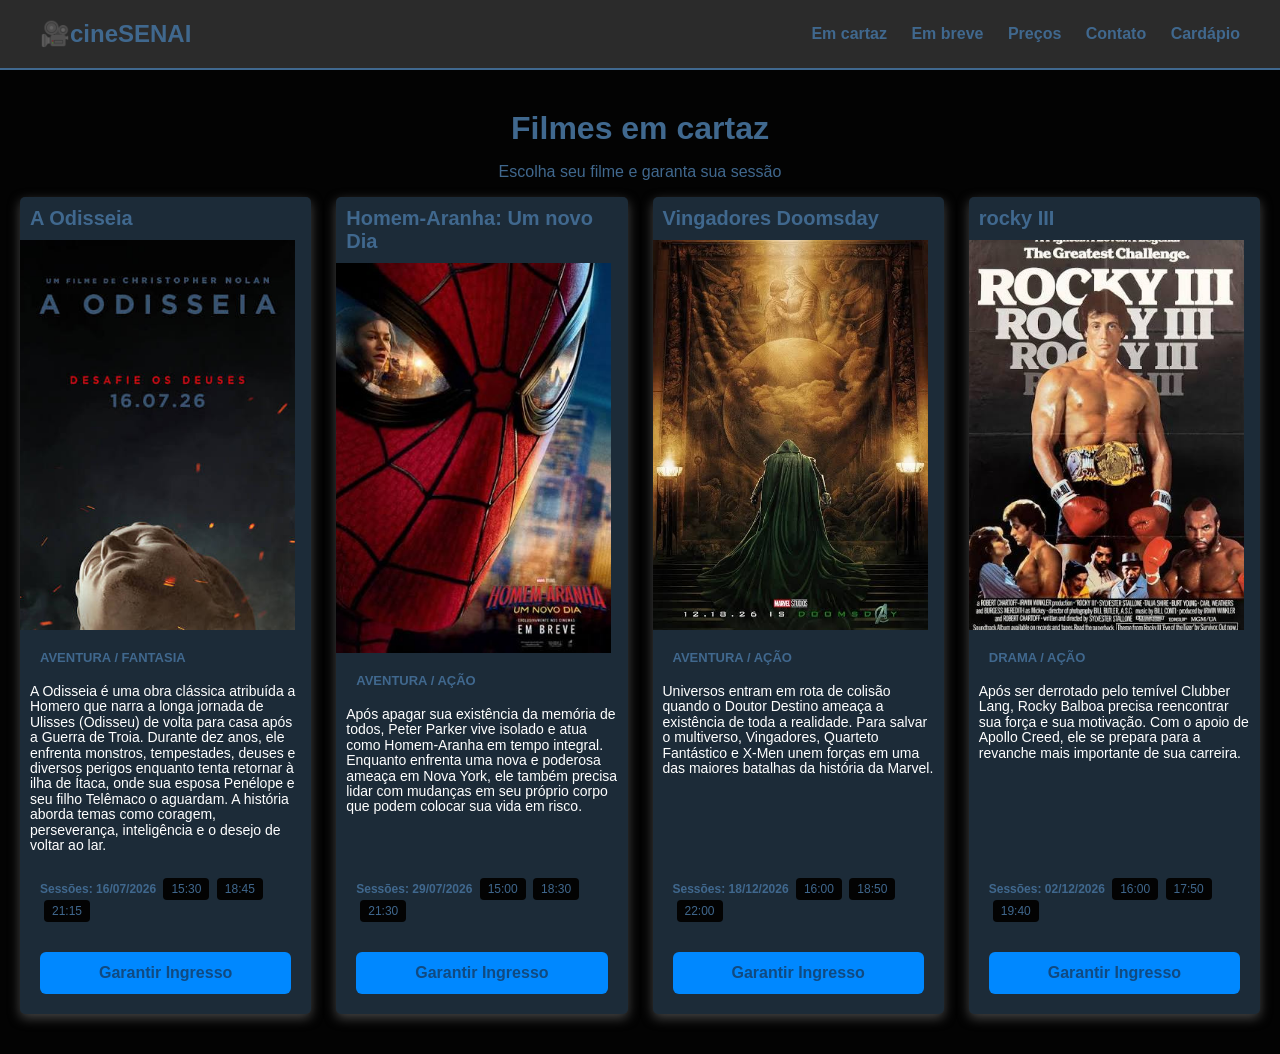
<file: index.html>
<!DOCTYPE html>
<html lang="pt-BR">
<head>
    <link rel="preconnect" href="https://fonts.googleapis.com">
<link rel="preconnect" href="https://fonts.gstatic.com" crossorigin>
<link href="https://fonts.googleapis.com/css2?family=Orbitron:wght@400..900&display=swap" rel="stylesheet">
    <meta charset="UTF-8">
    <meta name="viewport" content="width=device-width, initial-scale=1.0">
    <title>Cine SENAI - Filmes em Cartaz</title>
    <link rel="stylesheet" href="style.css">
</head>

<body>

    <header class="cabecalho">
        <div class="logo">🎥cineSENAI</div>

        <nav class="menu">
            <a href="">Em cartaz</a>
            <a href="em_breve.html" target="_blank">Em breve</a>
            <a href="precos.html" target="_blank">Preços</a>
            <a href="contato.html" target="_blank">Contato</a>
            <a href="cardapio.html" target="_blank">Cardápio</a>
        </nav>

    </header>

    <main class="container"><!--conteúdo principal do site-->
        <h1 class="titulo-secao">Filmes em cartaz</h1>
        <p class="subtitulo">Escolha seu filme e garanta sua sessão</p>

        <!--grade de filmes-->
        <section class="grade-filmes">

<!--
-----------------------------------------------------------------------------------------------------------------------------------------
                                                                FILME 1
-----------------------------------------------------------------------------------------------------------------------------------------
-->
            <article class="card-filme">
                <h2 class="nome-filme">A Odisseia</h2>
                <img class="poster" src="a-odisseia.jpg" alt="Poster A Odisseia">
                
                <div class="conteudo-filme">
                    <span class="genero">aventura / fantasia</span>
                    

                    

                    <p class="sinopse">A Odisseia é uma obra clássica atribuída a Homero que narra a longa jornada de Ulisses (Odisseu) de volta para casa após a Guerra de Troia. Durante dez anos, ele enfrenta monstros, tempestades, deuses e diversos perigos enquanto tenta retornar à ilha de Ítaca, onde sua esposa Penélope e seu filho Telêmaco o aguardam. A história aborda temas como coragem, perseverança, inteligência e o desejo de voltar ao lar.</p>

                    <div class="sessoes">
                        <strong>Sessões: 16/07/2026</strong>
                        <span class="horario">15:30</span>
                        <span class="horario">18:45</span>
                        <span class="horario">21:15</span>
                    </div>

                    <a style="text-align: center;" href="#" class="botao-comprar">Garantir Ingresso</a>

                </div>

            </article>
<!--
-----------------------------------------------------------------------------------------------------------------------------------------
                                                                FILME 2
-----------------------------------------------------------------------------------------------------------------------------------------
-->
            <article class="card-filme">
                <h2 class="nome-filme">Homem-Aranha: Um novo Dia</h2>
            
                <img class="poster" src="Homem aranha.jpg" alt="Poster Homem-Aranha">
                <div class="conteudo-filme">
                    <span class="genero">aventura / ação</span>
                    

                    

                    <p class="sinopse">Após apagar sua existência da memória de todos, Peter Parker vive isolado e atua como Homem-Aranha em tempo integral. Enquanto enfrenta uma nova e poderosa ameaça em Nova York, ele também precisa lidar com mudanças em seu próprio corpo que podem colocar sua vida em risco.</p>

                    <div class="sessoes">
                        <strong>Sessões: 29/07/2026</strong>
                        <span class="horario">15:00</span>
                        <span class="horario">18:30</span>
                        <span class="horario">21:30</span>
                    </div>

                    <a style="text-align: center;" href="#" class="botao-comprar">Garantir Ingresso</a>

                </div>

            </article>
<!--
-----------------------------------------------------------------------------------------------------------------------------------------
                                                                FILME 3
-----------------------------------------------------------------------------------------------------------------------------------------
-->
            <article class="card-filme">
                <h2 class="nome-filme">Vingadores Doomsday</h2>
                <img class="poster" src="doomsday.jpg" alt="Poster Vingadores doomsday">
                <div class="conteudo-filme">
                    <span class="genero">aventura / ação</span>
                    

                    

                    <p class="sinopse">Universos entram em rota de colisão quando o Doutor Destino ameaça a existência de toda a realidade. Para salvar o multiverso, Vingadores, Quarteto Fantástico e X-Men unem forças em uma das maiores batalhas da história da Marvel.</p>

                    <div class="sessoes">
                        <strong>Sessões: 18/12/2026</strong>
                        <span class="horario">16:00</span>
                        <span class="horario">18:50</span>
                        <span class="horario">22:00</span>
                    </div>

                    <a style="text-align: center;" href="#" class="botao-comprar">Garantir Ingresso</a>

                </div>

            </article>

<!--
-----------------------------------------------------------------------------------------------------------------------------------------
                                                                FILME 4
-----------------------------------------------------------------------------------------------------------------------------------------
-->
            <article class="card-filme">
                <h2 class="nome-filme">rocky III</h2>
                <img class="poster" src="rocky 3.jpg" alt="Poster Rocky III">
                <div class="conteudo-filme">
                    <span class="genero">drama / ação</span>
                    

                    

                    <p class="sinopse">Após ser derrotado pelo temível Clubber Lang, Rocky Balboa precisa reencontrar sua força e sua motivação. Com o apoio de Apollo Creed, ele se prepara para a revanche mais importante de sua carreira.</p>

                    <div class="sessoes">
                        <strong>Sessões: 02/12/2026</strong>
                        <span class="horario">16:00</span>
                        <span class="horario">17:50</span>
                        <span class="horario">19:40</span>
                    </div>

                    <a style="text-align: center;" href="#" class="botao-comprar">Garantir Ingresso</a>

                </div>

            </article>


        </section>
    </main>
</body>
</html>

                                                        <!--comentários gerais-->
<!--
-----------------------------------------------------------------------------------------------------------------------------------------
se quiser mudar o CineSENAI 
.logo {


}

-----------------------------------------------------------------------------------------------------------------------------------------

se quiser mudar o menu
.menu {


}

-----------------------------------------------------------------------------------------------------------------------------------------

se quiser mudar o conteúdo principal
.container {


}

-----------------------------------------------------------------------------------------------------------------------------------------

se quiser mudar os filmes em cartaz
.titulo-secao {


}

-----------------------------------------------------------------------------------------------------------------------------------------

se quiser mudar o "p1"
.subtitulo {


}

-----------------------------------------------------------------------------------------------------------------------------------------

se quiser mudar a grade de filmes
.grade-filmes {


}

-----------------------------------------------------------------------------------------------------------------------------------------

se quiser mudar o article
.card-filme {


}

-----------------------------------------------------------------------------------------------------------------------------------------

se quiser mudar a foto
.poster {


}

-----------------------------------------------------------------------------------------------------------------------------------------

se quiser mudar o conteúdo do filme
.conteudo-filme {


}

-----------------------------------------------------------------------------------------------------------------------------------------

se quiser mudar o genero
.genero {


}

-----------------------------------------------------------------------------------------------------------------------------------------

se quiser mudar o nome do filme
.nome-filme {


}

-----------------------------------------------------------------------------------------------------------------------------------------

se quiser mudar a sinopse
.sinopse {


}

-----------------------------------------------------------------------------------------------------------------------------------------

se quiser mudar as sessões
.sessoes {


}

-----------------------------------------------------------------------------------------------------------------------------------------

se quiser mudar os horários
.horarios {


}

-----------------------------------------------------------------------------------------------------------------------------------------

se quiser mudar o header
.cabecalho {


}

-----------------------------------------------------------------------------------------------------------------------------------------

<section>
- um bloco que agrupa conteúdo sobre o mesmo assunto

-->
</file>
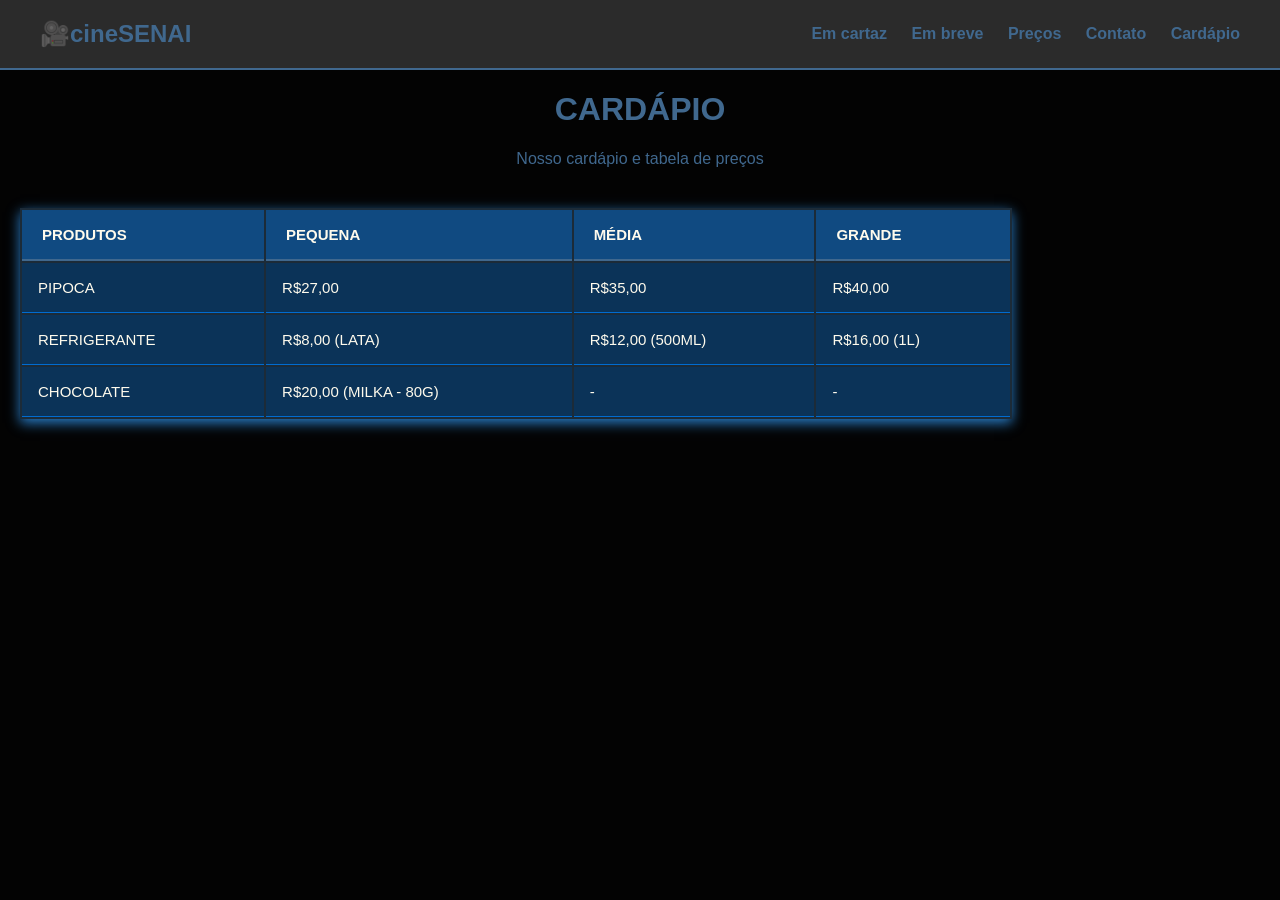
<file: cardapio.html>
<!DOCTYPE html>
<html lang="pt-BR">
<head>
    <meta charset="UTF-8">
    <meta name="viewport" content="width=device-width, initial-scale=1.0">
    <title>Cardápio</title>
    <link rel="stylesheet" href="style.css">
</head>
<body>
    <header class="cabecalho">
        <div class="logo">🎥cineSENAI</div>

        <nav class="menu">
            <a href="">Em cartaz</a>
            <a href="em_breve.html" target="_blank">Em breve</a>
            <a href="precos.html" target="_blank">Preços</a>
            <a href="contato.html" target="_blank">Contato</a>
            <a href="cardapio.html" target="_blank">Cardápio</a>
        </nav>

    </header>

    <h1 class="h1">Cardápio</h1>
    <p class="p">Nosso cardápio e tabela de preços</p>
<!---------------------------------------------------------------tabela-----------------------------------------------------------> 
    <main class="container"><!--conteúdo principal do site-->
        <div class="tabela-cardapio">
            <table class="travis">
                <thead>
                    <tr>
                        <th>produtos</th>
                        <th>Pequena</th>
                        <th>média</th>
                        <th>Grande</th>
                    </tr>
                </thead>

                <tbody>
                    <tr class="travis2">
                        <td>pipoca</td>
                        <td>R$27,00</td>
                        <td>R$35,00</td>
                        <td>R$40,00</td>
                    </tr>

                    <tr class="travis2">
                        <td>refrigerante</td>
                        <td>R$8,00 (lata)</td>
                        <td>R$12,00 (500ml)</td>
                        <td>R$16,00 (1L)</td>
                    </tr>
                    <tr class="travis2">
                        <td>chocolate</td>
                        <td>R$20,00 (milka - 80g)</td>
                        <td>-</td>
                        <td>-</td>
                    </tr>
                </tbody>
            </table>

        </div>
    </main>
</body>
</html>

<!-----------------------------------------------------------comentarios gerais-------------------------------------------------------

<tbody>
                    <tr>
                        <td>pipoca</td>
                        <td>p / m / g</td>
                        <td>R$10,00 / R$15,00 / R$20,00</td>
                    </tr>

                    <tr>
                        <td>refrigerante</td>
                        <td>p / m / g</td>
                        <td>R$8,00 / R$13,00 / R$18,00</td>
                    </tr>

                    
                </tbody>








-->
</file>
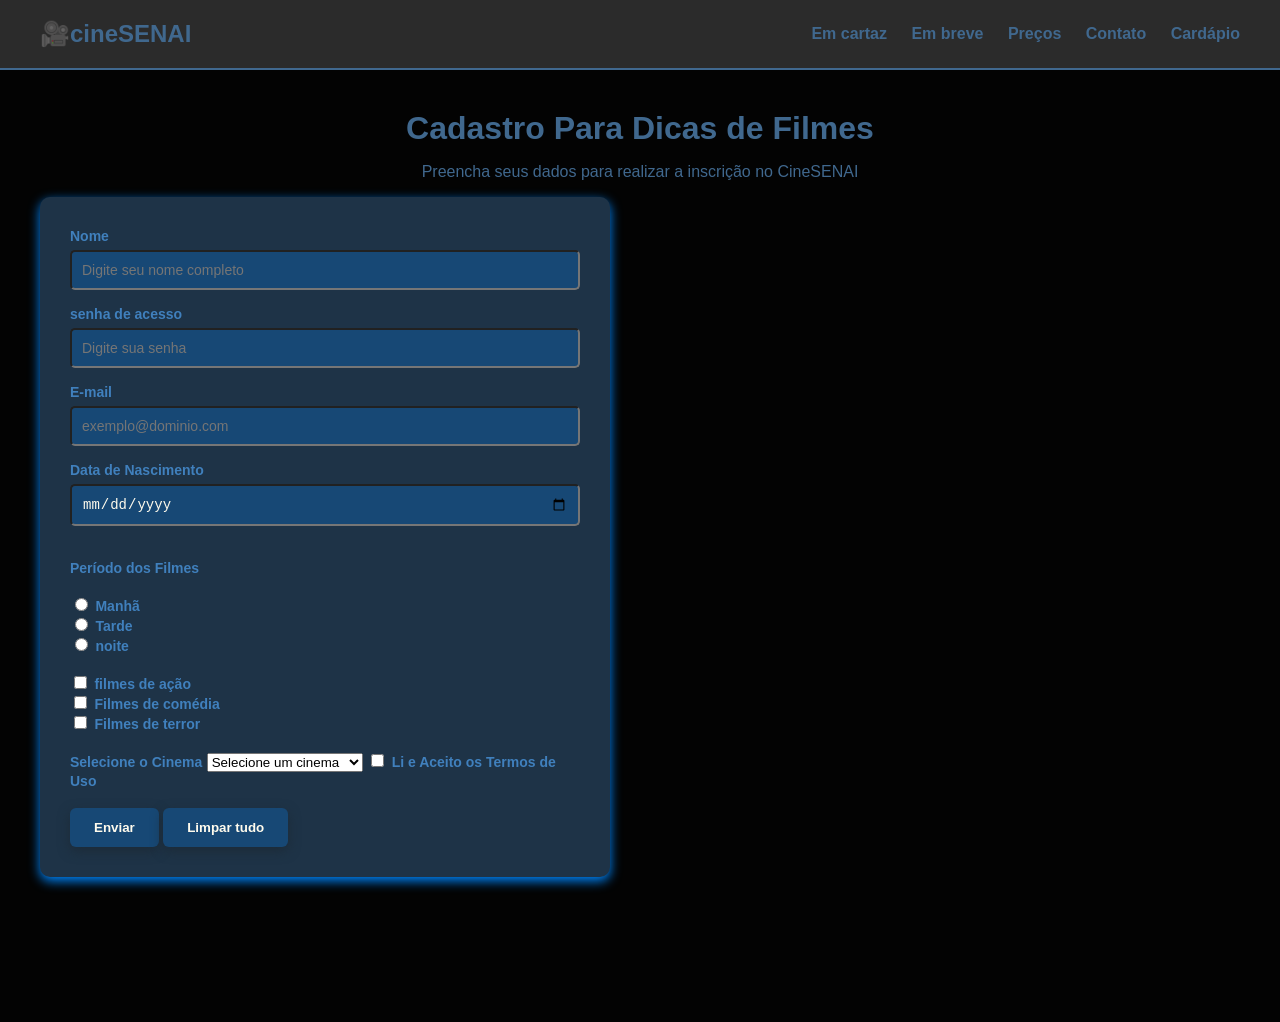
<file: contato.html>
<!DOCTYPE html>
<html lang="pt-BR">
<head>
    <meta charset="UTF-8">
    <meta name="viewport" content="width=device-width, initial-scale=1.0">
    <title>Contato</title>
    <link rel="stylesheet" href="style.css">
</head>
<body>
    <header class="cabecalho">
        <div class="logo">🎥cineSENAI</div>

        <nav class="menu">
            <a href="index.html">Em cartaz</a>
            <a href="em_breve.html">Em breve</a>
            <a href="precos.html">Preços</a>
            <a href="contato.html">Contato</a>
            <a href="cardapio.html" target="_blank">Cardápio</a>
         </nav>

    </header>

    <main class="container">
        <main class="container"><!--conteúdo principal do site-->
        <h1 class="titulo-secao">Cadastro Para Dicas de Filmes</h1>
        <p class="subtitulo">Preencha seus dados para realizar a inscrição no CineSENAI</p>

        <div class="area-inscricao">

<!--
 ================================================================formulario===========================================================
-->
            <form action="/processar-cadastro" method="post" class="coluna-form">
                <label for="nome">Nome</label>
                <input type="text" id="nome" name="nome" placeholder="Digite seu nome completo" required minlength="3" maxlength="50"><br>
<!--
 ----------------------------------------------------------------senha------------------------------------------------------------------
-->
                <label for="senha">senha de acesso</label>
                <input type="password" id="senha" name="senha" placeholder="Digite sua senha" required minlength="8" maxlength="15"><br>
<!--
 ----------------------------------------------------------------email------------------------------------------------------------------
-->
                <label for="email">E-mail</label>
                <input type="email" id="email" name="email" placeholder="exemplo@dominio.com" required minlength><br>
<!--
 ----------------------------------------------------------------data nascimento------------------------------------------------------
-->
                <label for="data_nasc">Data de Nascimento</label>
                <input type="date" id="data_nasc" name="data_nascimento" min="1900-01-01" max="2026-12-31" required><br><br>


<!--
 =================================================================TURNOS (radio) ========================================================
-->
                <label class="periodo-filmes">Período dos Filmes</label><br><br>
<!--
 ----------------------------------------------------------------manhã------------------------------------------------------------------
-->
                <input type="radio" id="turno" name="turno" value="manha" required>
                <label for="turno_manhã">Manhã</label><br>  
<!--
 ----------------------------------------------------------------tarde------------------------------------------------------------------
-->
                <input type="radio" id="turno_tarde" name="turno" value="tarde">
                <label for="turno_tarde">Tarde</label><br>
<!--
 ----------------------------------------------------------------noite------------------------------------------------------------------
-->
                <input type="radio" id="turno_noite" name="turno" value="noite">
                <label for="turno_noite">noite</label><br><br>


<!--
 ----------------------------------------------------------------noite------------------------------------------------------------------
-->

<!--
 ============================================================TURNOS (checkbox)========================================================
-->
                <input type="checkbox" id="acao" name="interesse" value="acao">
                <label for="acao">filmes de ação</label><br>

                <input type="checkbox" id="comedia" name="interesse" value="comedia">
                <label for="comedia">Filmes de comédia</label><br>

                <input type="checkbox" id="terror" name="interesse" value="terror">
                <label for="terror">Filmes de terror</label><br><br>

                <label for="unidade">Selecione o Cinema</label>
                <select name="unidade" id="unidade" required>
                    <option value="" disa selected>Selecione um cinema</option>
                    <option value="sp">São Paulo - capital</option>
                    <option value="Sebastianopolis">Sebastianopolis do sul</option>
                    <option value="Votuporanga">Votuporanga</option>
                    <option value="Valentim">Valentim Gentil</option>
                    
                </select>
                <input type="checkbox" id="termos" name="termos" required>
                <label for="termos">Li e Aceito os Termos de Uso</label><br><br>

                <button type="submit" class="btn-enviar">Enviar</button>
                <button type="reset" class="btn-limpar">Limpar tudo</button><br>
            </form>
<!--
 ----------------------------------------------------------------mapa------------------------------------------------------------------
-->
            <div class="coluna-midia">
                <iframe src="https://www.google.com/maps/embed?pb=!1m18!1m12!1m3!1d3739.3179718956085!2d-49.98999572605459!3d-20.410992153464058!2m3!1f0!2f0!3f0!3m2!1i1024!2i768!4f13.1!3m3!1m2!1s0x94bd594559a0a0cd%3A0x543c5b6add443949!2zSkogR8OhcyDDgWd1YSBlIFJhw6fDtWVz!5e0!3m2!1spt-BR!2sbr!4v1787665890067!5m2!1spt-BR!2sbr" width="600" height="450" style="border:0;" allowfullscreen="" loading="lazy" referrerpolicy="strict-origin-when-cross-origin"></iframe>
<!--
 ----------------------------------------------------------------video------------------------------------------------------------------
-->
                <iframe width="560" height="315" src="https://www.youtube.com/embed/F6x364LeyPE?si=m7n6O8j0XQQFXLgd" title="YouTube video player" frameborder="0" allow="accelerometer; autoplay; clipboard-write; encrypted-media; gyroscope; picture-in-picture; web-share" referrerpolicy="strict-origin-when-cross-origin" allowfullscreen></iframe>
            </div>

        </div>
    </main>
</body>
</html>

<!--
 ---------------------------------------------------------comentarios gerais-------------------------------------------------------------

 <form>.......... é usada para criar um formulario (exemplo, coloque o nome, email, etc)
 <input>......... é usado para uma "resposta" (no form "coloque seu nome", você digita seu nome)

 checkbox........ é a caixa para marcar (o quadrado para dar o check)
 radio........... é a bolinha pra preencher
 required........ torna um campo obrigatório
 button.......... é literal só um botão
 submit.......... enviar as respostas
 reset........... limpar as respostas
 unidade......... selecionar algum "campo"

 -->
</file>
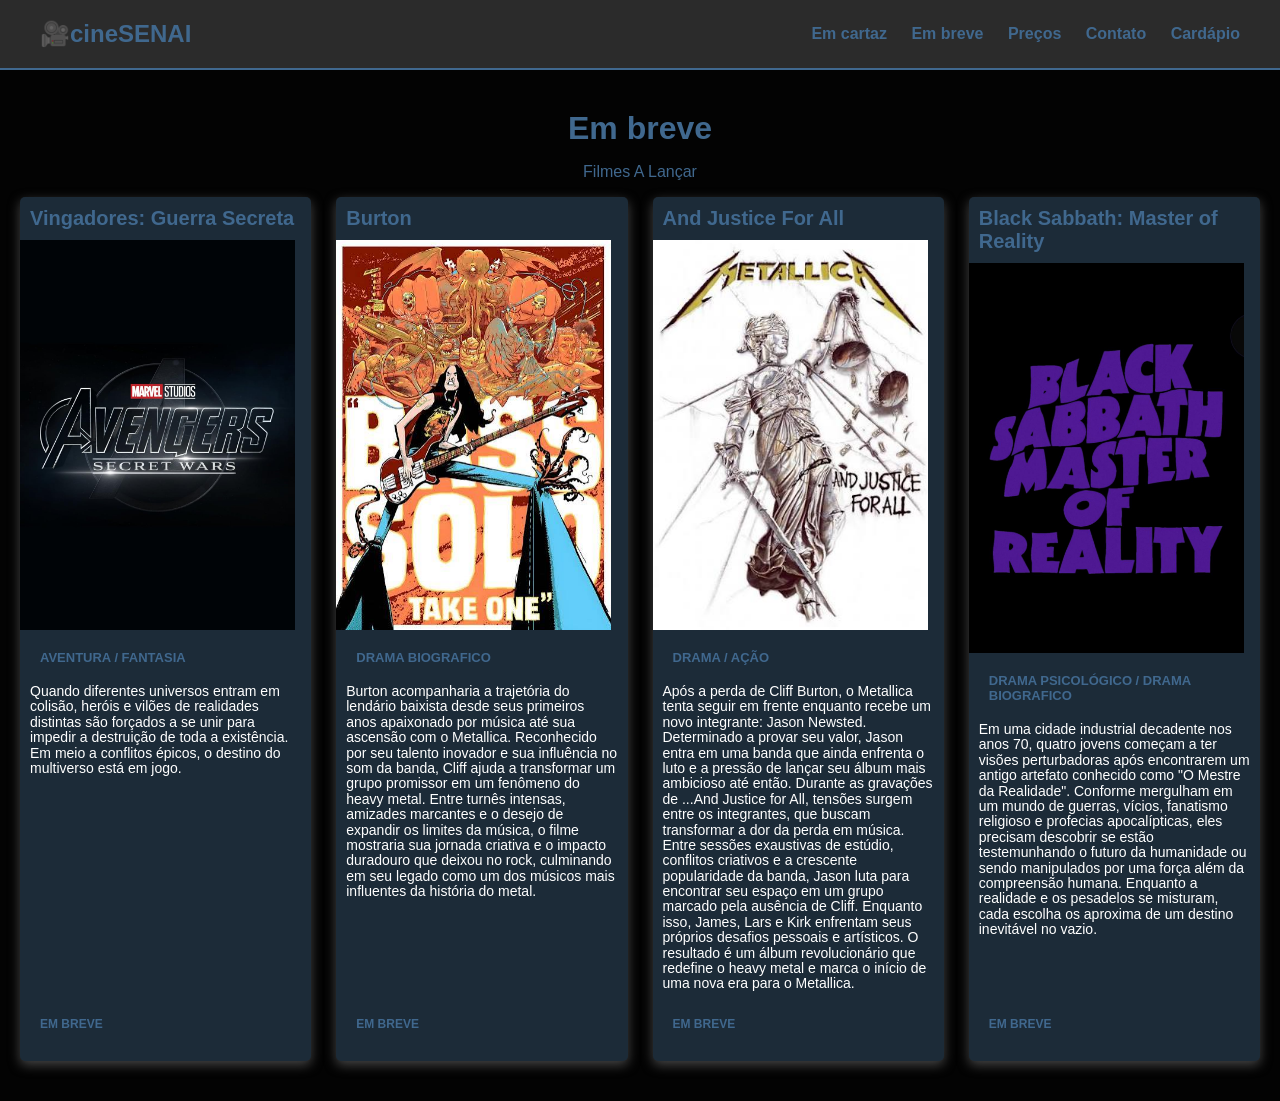
<file: Em_breve.html>
<!DOCTYPE html>
<html lang="pt-BR">
<head>
    <meta charset="UTF-8">
    <meta name="viewport" content="width=device-width, initial-scale=1.0">
    <title>Em breve</title>
    <link rel="stylesheet" href="style.css">
</head>
<body>
    <header class="cabecalho">
        <div class="logo">🎥cineSENAI</div>

        <nav class="menu">
            <a href="index.html">Em cartaz</a>
            <a href="em_breve.html">Em breve</a>
            <a href="precos.html">Preços</a>
            <a href="contato.html">Contato</a>
            <a href="cardapio.html" target="_blank">Cardápio</a>
         </nav>

    </header>

        <main class="container"><!--conteúdo principal do site-->
        <h1 class="titulo-secao">Em breve</h1>
        <p class="subtitulo">Filmes A Lançar</p>

        <!--grade de filmes-->
        <section class="grade-filmes">

<!--
-----------------------------------------------------------------------------------------------------------------------------------------
                                                                FILME 1
-----------------------------------------------------------------------------------------------------------------------------------------
-->
            <article class="card-filme">
                <h2 class="nome-filme">Vingadores: Guerra Secreta</h2>
                <img class="poster" src="guerra secreta.jpg" alt="Poster Vingadores ">
                
                <div class="conteudo-filme">
                    <span class="genero">aventura / fantasia</span>
            
                    <p class="sinopse">Quando diferentes universos entram em colisão, heróis e vilões de realidades distintas são forçados a se unir para impedir a destruição de toda a existência. Em meio a conflitos épicos, o destino do multiverso está em jogo.</p>

                    <div class="sessoes">
                        <strong>EM BREVE</strong>
                    </div>

                </div>

            </article>
<!--
-----------------------------------------------------------------------------------------------------------------------------------------
                                                                FILME 2
-----------------------------------------------------------------------------------------------------------------------------------------
-->
            <article class="card-filme">
                <h2 class="nome-filme">Burton</h2>
                <img class="poster" src="cliff burton.jpg" alt="Poster Cliff ">
                
                <div class="conteudo-filme">
                    <span class="genero">drama biografico</span>
            
                    <p class="sinopse">Burton acompanharia a trajetória do lendário baixista desde seus primeiros anos apaixonado por música até sua ascensão com o Metallica. Reconhecido por seu talento inovador e sua influência no som da banda, Cliff ajuda a transformar um grupo promissor em um fenômeno do heavy metal. Entre turnês intensas, amizades marcantes e o desejo de expandir os limites da música, o filme mostraria sua jornada criativa e o impacto duradouro que deixou no rock, culminando em seu legado como um dos músicos mais influentes da história do metal.</p>

                    <div class="sessoes">
                        <strong>EM BREVE</strong>
                    </div>

                </div>

            </article>
<!--
-----------------------------------------------------------------------------------------------------------------------------------------
                                                                FILME 3
-----------------------------------------------------------------------------------------------------------------------------------------
-->
            <article class="card-filme">
                <h2 class="nome-filme">And Justice For All</h2>
                <img class="poster" src="metallica.jpg" alt="Poster Metallica">
                <div class="conteudo-filme">
                    <span class="genero">drama / ação</span>
                    

                    

                    <p class="sinopse">Após a perda de Cliff Burton, o Metallica tenta seguir em frente enquanto recebe um novo integrante: Jason Newsted. Determinado a provar seu valor, Jason entra em uma banda que ainda enfrenta o luto e a pressão de lançar seu álbum mais ambicioso até então. Durante as gravações de ...And Justice for All, tensões surgem entre os integrantes, que buscam transformar a dor da perda em música.

                    Entre sessões exaustivas de estúdio, conflitos criativos e a crescente popularidade da banda, Jason luta para encontrar seu espaço em um grupo marcado pela ausência de Cliff. Enquanto isso, James, Lars e Kirk enfrentam seus próprios desafios pessoais e artísticos. O resultado é um álbum revolucionário que redefine o heavy metal e marca o início de uma nova era para o Metallica.</p>

                    <div class="sessoes">
                        <strong>EM BREVE</strong>
                    </div>

                </div>

            </article>

<!--
-----------------------------------------------------------------------------------------------------------------------------------------
                                                                FILME 4
-----------------------------------------------------------------------------------------------------------------------------------------
-->
            
            <article class="card-filme">
                <h2 class="nome-filme">Black Sabbath: Master of Reality</h2>
                <img class="poster" src="black sabbath.jpg" alt="Poster black sabbath">
                <div class="conteudo-filme">
                    <span class="genero">drama psicológico / drama biografico</span>
             
                    <p class="sinopse">Em uma cidade industrial decadente nos anos 70, quatro jovens começam a ter visões perturbadoras após encontrarem um antigo artefato conhecido como "O Mestre da Realidade". Conforme mergulham em um mundo de guerras, vícios, fanatismo religioso e profecias apocalípticas, eles precisam descobrir se estão testemunhando o futuro da humanidade ou sendo manipulados por uma força além da compreensão humana. Enquanto a realidade e os pesadelos se misturam, cada escolha os aproxima de um destino inevitável no vazio.</p>

                    <div class="sessoes">
                        <strong>EM BREVE</strong>
                    </div>

                </div>

            </article>


        </section>
    </main>
</body>
</html>

</body>
</html>
</file>
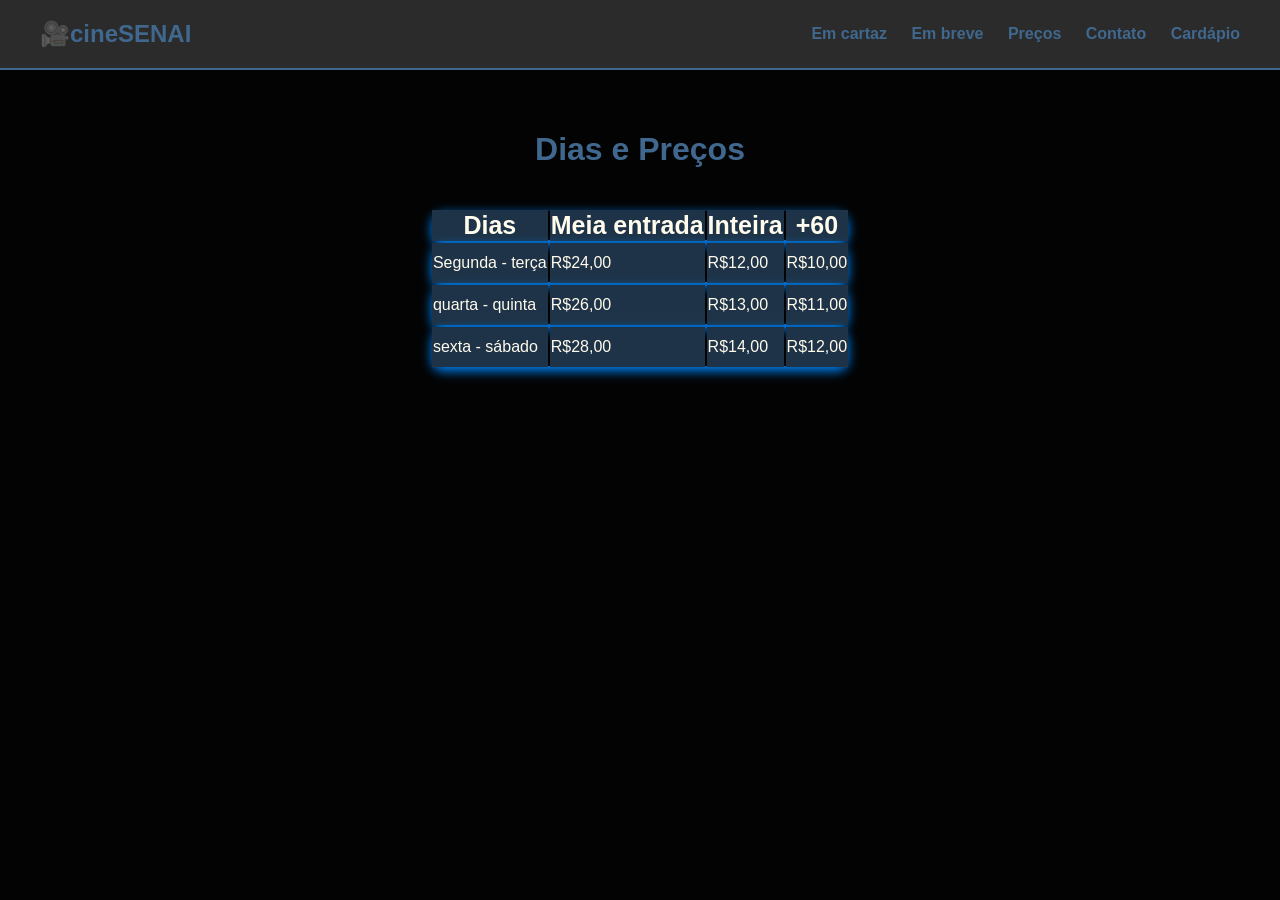
<file: precos.html>
<!DOCTYPE html>
<html lang="pt-BR">
<head>
    <meta charset="UTF-8">
    <meta name="viewport" content="width=device-width, initial-scale=1.0">
    <title>Preços</title>
    <link rel="stylesheet" href="style.css">
</head>
<body>
    <header class="cabecalho">
        <div class="logo">🎥cineSENAI</div>

        <nav class="menu">
            <a href="index.html">Em cartaz</a>
            <a href="em_breve.html">Em breve</a>
            <a href="precos.html">Preços</a>
            <a href="contato.html">Contato</a>
            <a href="cardapio.html" target="_blank">Cardápio</a>
         </nav>

    </header>

    <div class="area-inscricao">

<!--
 ================================================================formulario===========================================================
-->
    <main class="container"><!--conteúdo principal do site-->
        <h1 class="titulo-secao">Dias e Preços</h1>
        <table class="tabela">
            <tr class="dia">
                <th class="titulo-tabela">Dias</th>
                <th class="titulo-tabela">Meia entrada</th>
                <th class="titulo-tabela">Inteira</th>
                <th class="titulo-tabela">+60</th>
            </tr>

            <tr class="seg">
                <td>Segunda - terça</td>
                <td>R$24,00</td>
                <td>R$12,00</td>
                <td>R$10,00</td>
            </tr>

            <tr class="qua">
                <td>quarta - quinta</td>
                <td>R$26,00</td>
                <td>R$13,00</td>
                <td>R$11,00</td>
            </tr>

            <tr class="sex">
                <td>sexta - sábado</td>
                <td>R$28,00</td>
                <td>R$14,00</td>
                <td>R$12,00</td>
            </tr>
        </table>
    </main>
</body>
</html>
</file>
<file: style.css>
/*formatação da minha pagina*/
*{
    box-sizing: border-box;
}

body{
    margin: 0;
    padding: 0;
    font-family: Arial, Helvetica, sans-serif;
    background-color: #030303;
    color: #40688e;}

/**/

.cabecalho {
    background-color: #2b2b2b;
    padding: 20px 40px;
    display: flex;
    justify-content: space-between;
    align-items: center;
    border-bottom: 2px solid #40688e;
}
.logo {
    font-size: 24px;
    font-weight: bold;
}

.menu a{
    color: #40688e;
    text-decoration: none;
    margin-left: 20px;
    font-weight: bold;
    transition: color 0.6s ease;
    
}

.titulo-secao{
    text-align: center;
    color: #40688e;
    border-color: black;
    font-size: 32;
    margin-bottom: 5px;
}


.container{
    max-width: 2000px;
    margin: 40px auto;
    padding: 0 20px;

}

.subtitulo{
    color: #40688e;
    text-align: center;
}

.nome-filme{
    color: #40688e;
    margin: 10px;
    font-size: 20px;
}

.grade-filmes{
    display: grid;
    /* vai organizar todos os elementos (filhos) em linhas e colunas  */
    grid-template-columns: repeat(auto-fit, minmax(260px, 1fr));
    /* pra deixar tudo na horizontal */
    gap: 25px;
}

.poster{
    width: 275px;
    height: 390px;
    object-fit: cover;
}

.card-filme{
    background-color: #1c2b38;
    border-radius: 5px;
    overflow: hidden;
    box-shadow: 0 4px 12px #454545;
    display: flex;
    flex-direction: column;
}

.conteudo-filme{
    padding: 10px;
    display: flex;
    flex-direction: column;
    flex-grow: 1;
}

.card-filme:hover{
    transform: translateY(-8px);
    box-shadow: 0 10px 20px #40688e;
}

.genero{
    font-size: 12px;
    color: #40688e;
    text-transform: uppercase;
    font-weight: bold;
    margin-bottom: 5px;
}


.sinopse{
    font-size: 14px;
    color: #ffffff;
    line-height: 1.1;
    margin-bottom: 15px;
    flex-grow: 1;
}

.genero{
    margin: 10px;
    font-size: 13px;
    color: #40688e;
    text-decoration: uppercase;
    font-weight: bold;
    margin-bottom: 5px;
}

.sessoes{
    margin: 10px;
    font-size: 12px;
    margin-bottom: 20px;
}

.botao-comprar{
    margin: 10px;
    display: block;
    text-align: center;
    background-color: #0088ff;
    padding: 12px 0;
    border-radius: 6px;
    text-decoration: none;
    font-weight: bold;
    color: #104a81;

}

.horario{
    display: inline-block;
    padding: 4px 8px;
    border-radius: 4px;
    margin-left: 4px;
    background-color: #030303;
}

.botao-comprar:hover{
    background-color: #2b2b2b;
}

.area-inscricao{
    display: flex;
    gap: 30px;
    align-items: flex-start;
}

.coluna-form{
    flex: 1;
    min-width: 320px;
    background-color: #1e3347;
    padding: 30px;
    border-radius: 10px;
    box-shadow: 0 4px 12px #0088ff;
}

.coluna-midia{
    flex: 1;
    min-height: 320px;
    display: flex;
    gap: 20px;
    flex-direction: column;
}

.coluna-form label{
    font-size: 14px;
    font-weight: bold;
    color: #4080bd;
}

.coluna-form input[type="text"],
.coluna-form input[type="password"],
.coluna-form input[type="email"],
.coluna-form input[type="date"],
.coluna-form input select{
    width: 100%;
    padding: 10px;
    margin-top: 5px;
    margin-bottom: 15px;
    background-color: #174875;
    border-radius: 5px;
    color: #fffbed;
    font-size: 14px;
}

.btn-enviar{
    background-color: #174875;
    border: none;
    padding: 12px 24px;
    border-radius: 6px;
    font-weight: bold;
    cursor: pointer;
    color: #fffbed;
    box-shadow: 0 4px 12px #1c2b38;
}

.btn-limpar{
    background-color: #174875;
    border: none;
    padding: 12px 24px;
    border-radius: 6px;
    font-weight: bold;
    cursor: pointer;
    color: #fffbed;
    box-shadow: 0 4px 12px #1c2b38;
}

.btn-enviar:hover{
    background-color: #40688e;
}

.btn-limpar:hover{
    background-color: #40688e;
}

.tabela{
    max-width: 2500px;
    margin: 40px auto;
    padding: 0 20px;
    color: #fffbed;

}

.dia{
    flex: 1;
    min-width: 320px;
    background-color: #1e3347;
    padding: 30px;
    border-radius: 10px;
    box-shadow: 0 4px 12px #0088ff;
}

.seg{
    flex: 1;
    min-width: 320px;
    background-color: #1e3347;
    padding: 30px;
    border-radius: 10px;
    box-shadow: 0 4px 12px #0088ff;
    width: 40px;
    height: 40px;
}

.qua{
    flex: 1;
    min-width: 320px;
    background-color: #1e3347;
    padding: 30px;
    border-radius: 10px;
    box-shadow: 0 4px 12px #0088ff;
    width: 30px;
    height: 40px;
}

.sex{
    flex: 1;
    min-width: 320px;
    background-color: #1e3347;
    padding: 30px;
    border-radius: 10px;
    box-shadow: 0 4px 12px #0088ff;
    width: 30px;
    height: 40px;
}

.titulo-tabela{
    font-size: 25px;
}

.tabela-cardapio{
    width: 80%;
    border-radius: 10px;
}

.travis{
    width: 100%;
    background-color: #1c2b38;
    text-align: left;
    font-size: 15px;
    box-shadow: 0 4px 12px #297dc7;
}

.travis th{
    background-color: #104a81;
    color: #fffbed;
    padding: 16px 20px;
    font-weight: bold;
    text-transform: uppercase;
    border-bottom: 2px solid #40688e;
}

.travis2{
    background-color: #0b3358;
    color: #f4efdb;
    padding: 16px 20px;
    text-transform: uppercase;
    border-bottom: 2px solid #fcfcfd;
}

.h1{
    text-transform: uppercase;
    text-align: center;
}

.p{
    text-align: center;
}

.travis td{
    padding: 16px;
    border-bottom: 1px solid #006cd1;
    color: #fffbed;
}
                                                        /*comentarios gerais*/                                          
/*
---------------------------------------------------------------cores-------------------------------------------------------------------

cor vinho - #7f1734 
cor legal - #fdfce5
azul irado - #1c2b38
azul escuro irado - #1e3347
azul iraco claro - #0088ff
azul iradamente irado - #40688e
azul iradamente irado mais claro - #4080bd
azul massa - #174875
---------------------------------------------------------------códigos------------------------------------------------------------

display: flex; ........................ eles passam a ficar na mesma fila
justify-content: space-between; ....... coloca cada filho separado
max-width ............................. largura maxima da tela
margin ................................ margem
grid .................................. organizar todos os elementos (filhos) em linhas e colunas
border-radius.......................... arredonda as bordas
overflow............................... corta e esconde qqr conteúdo que ultrapasse os limites
gap.................................... espaçamento
align-items: flex-start;............... alinha o topo de todas as colunas
flex................................... faz o formulario crescer proporcionalmente
font-weight: bold;..................... deixa a fonte em negrito
cursor: pointer........................ a seta se transforma em mão
text-transform: uppercase;............. deixa tudo em maiusculo
text-transform: downcase;.............. deixa tudo em minusculo
padding ............................... é uma "margem interna", garante que independente do tamanho da tela, tenha uma distancia minima da margem da tela
    no padding, o primeir vai sempre ser o "y", por exemplo, ali está 0 20px, o 0 é de "cima", o 20 é de lado
*/
</file>
